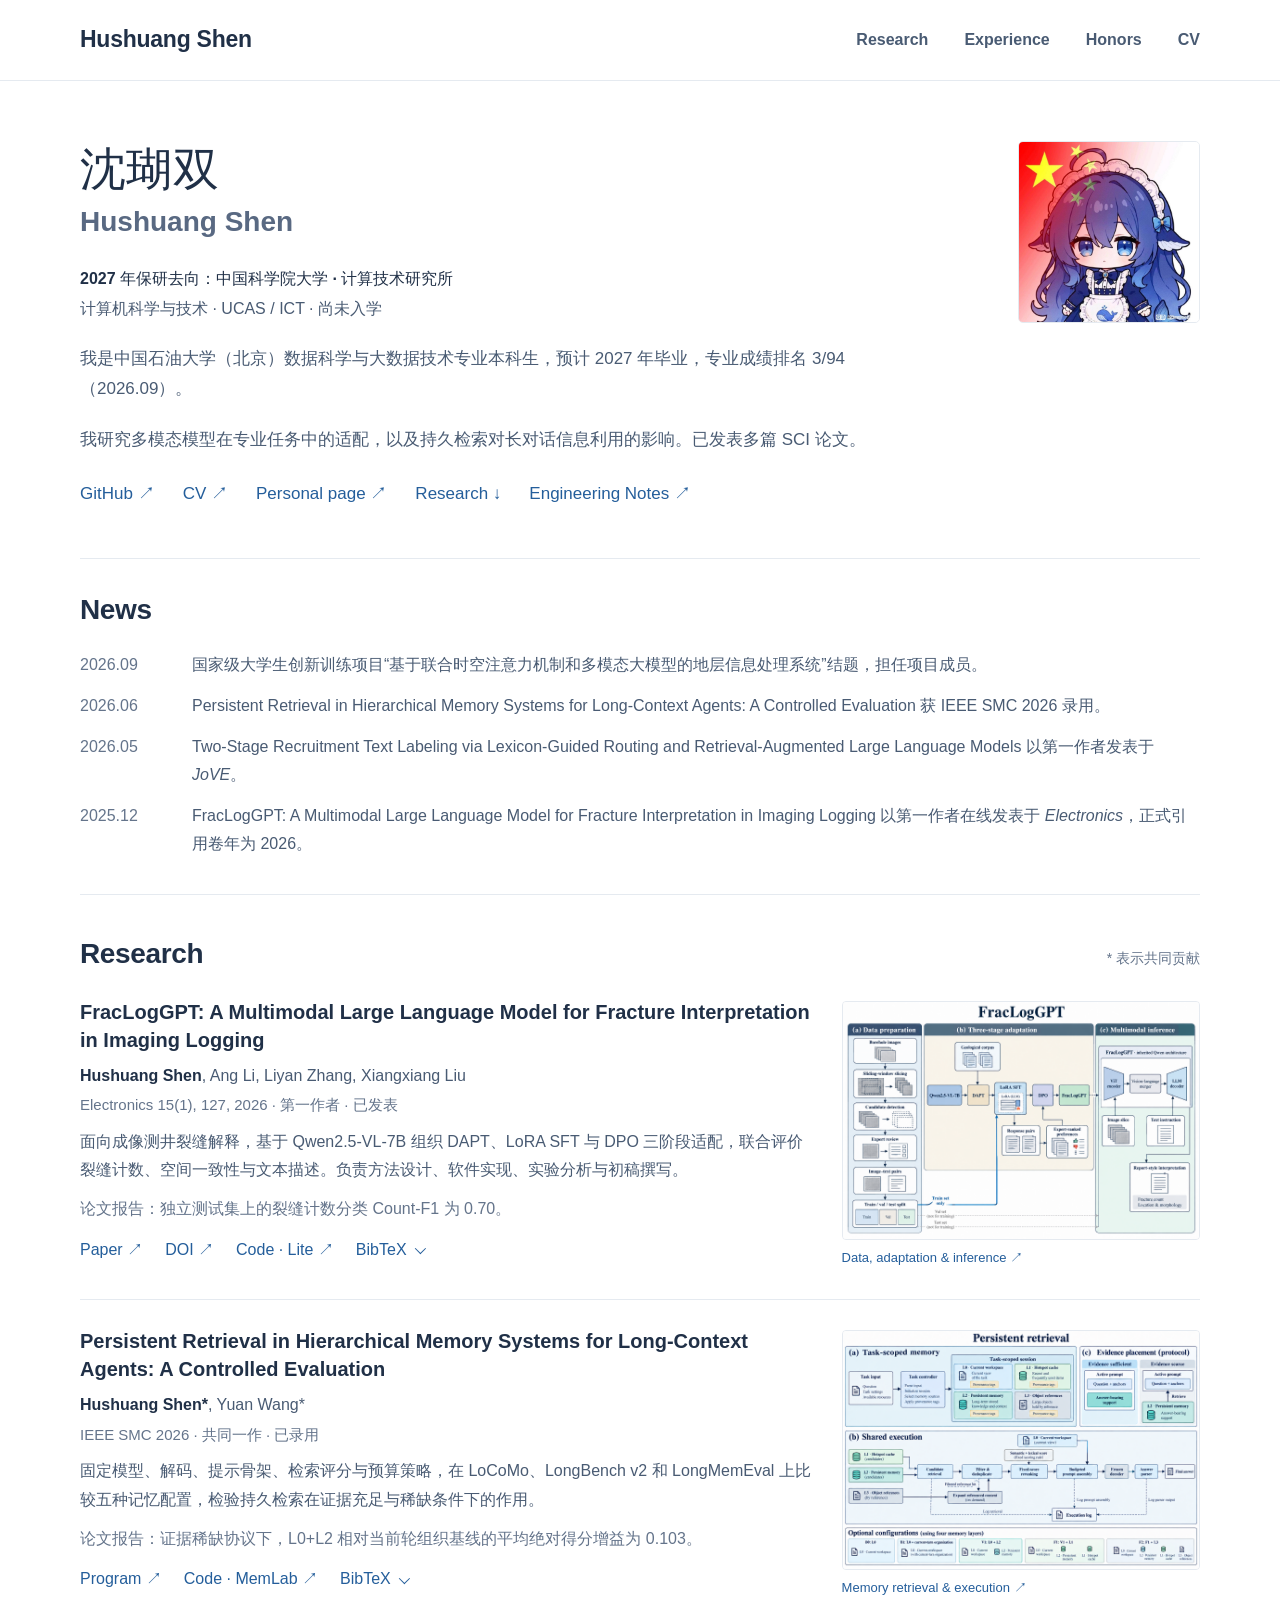
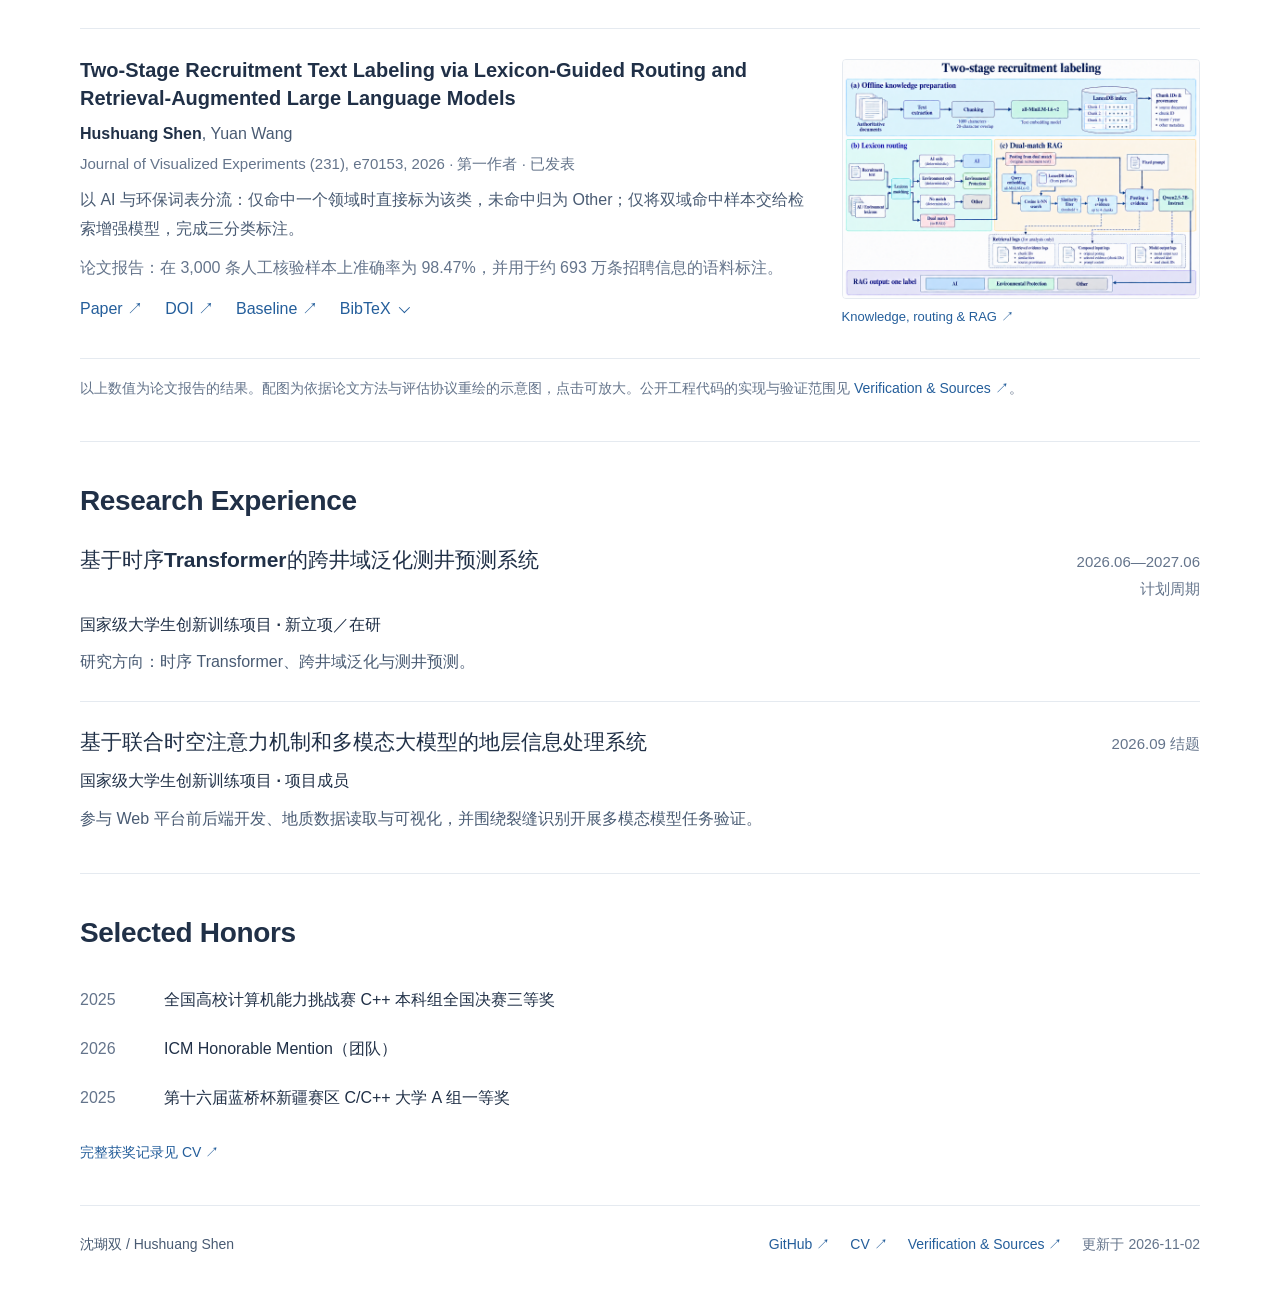
<file: site/index.html>
<!doctype html>
<html lang="zh-CN">
<head>
  <meta charset="utf-8">
  <meta name="viewport" content="width=device-width, initial-scale=1">
  <meta name="description" content="沈瑚双 Hushuang Shen 的个人学术主页：多模态大模型、Agent 记忆与检索增强研究。中国石油大学（北京）本科在读，2027 年保研去向为 UCAS / ICT（尚未入学）。">
  <meta name="theme-color" content="#203047">
  <meta property="og:type" content="website">
  <meta property="og:title" content="沈瑚双 · Hushuang Shen">
  <meta property="og:description" content="Multimodal LLMs · Agent Memory · Retrieval-Augmented Generation. Research and publications.">
  <meta property="og:url" content="https://darssal.github.io/">
  <meta property="og:locale" content="zh_CN">
  <link rel="canonical" href="https://darssal.github.io/">
  <link rel="icon" href="favicon.svg" type="image/svg+xml">
  <link rel="stylesheet" href="styles.css">
  <title>沈瑚双 · Hushuang Shen</title>
</head>
<body>
  <a class="skip-link" href="#main">跳转到主要内容</a>
  <header class="header">
    <nav class="shell nav" aria-label="主要导航">
      <a class="wordmark" href="./" lang="en">Hushuang Shen</a>
      <div class="nav-links" lang="en">
        <a href="#publications">Research</a>
        <a href="#experience">Experience</a>
        <a href="#honors">Honors</a>
        <a href="cv.html">CV</a>
      </div>
    </nav>
  </header>
  <main class="shell" id="main" tabindex="-1">
    <section class="intro" aria-labelledby="name">
      <div class="intro-copy">
        <h1 id="name">沈瑚双 <span lang="en">Hushuang Shen</span></h1>
        <p class="destination"><strong>2027 年保研去向：中国科学院大学 · 计算技术研究所</strong><br>计算机科学与技术 · UCAS / ICT · <span class="stage">尚未入学</span></p>
        <p>我是中国石油大学（北京）数据科学与大数据技术专业本科生，预计 2027 年毕业，专业成绩排名 3/94（2026.09）。</p>
        <p>我研究多模态模型在专业任务中的适配，以及持久检索对长对话信息利用的影响。已发表多篇 SCI 论文。</p>
        <div class="resources intro-resources">
          <a href="https://github.com/Darssal">GitHub <span aria-hidden="true">↗</span></a>
          <a href="cv.html">CV <span aria-hidden="true">↗</span></a>
          <a href="anime/">Personal page <span aria-hidden="true">↗</span></a>
          <a href="#publications">Research <span aria-hidden="true">↓</span></a>
          <a href="https://github.com/Darssal/Research-Code-Collection/blob/main/docs/ENGINEERING_NOTES.md">Engineering Notes <span aria-hidden="true">↗</span></a>
        </div>
      </div>
      <img class="portrait" src="anime/avatar.jpg" alt="Darssal的动漫头像" width="1080" height="1080" fetchpriority="high">
    </section>

    <section class="news section" id="news" aria-labelledby="news-title">
      <h2 id="news-title" lang="en">News</h2>
      <ol class="news-list">
        <li><time datetime="2026-09">2026.09</time><p>国家级大学生创新训练项目“基于联合时空注意力机制和多模态大模型的地层信息处理系统”结题，担任项目成员。</p></li>
        <li><time datetime="2026-06-21">2026.06</time><p><a href="#paper-memory" lang="en">Persistent Retrieval in Hierarchical Memory Systems for Long-Context Agents: A Controlled Evaluation</a> 获 IEEE SMC 2026 录用。</p></li>
        <li><time datetime="2026-05-08">2026.05</time><p><a href="#paper-recruitment" lang="en">Two-Stage Recruitment Text Labeling via Lexicon-Guided Routing and Retrieval-Augmented Large Language Models</a> 以第一作者发表于 <em lang="en">JoVE</em>。</p></li>
        <li><time datetime="2025-12-26">2025.12</time><p><a href="#paper-fraclog" lang="en">FracLogGPT: A Multimodal Large Language Model for Fracture Interpretation in Imaging Logging</a> 以第一作者在线发表于 <em lang="en">Electronics</em>，正式引用卷年为 2026。</p></li>
      </ol>
    </section>

    <section class="section research" id="publications" aria-labelledby="research-title">
      <div class="section-heading"><h2 id="research-title" lang="en">Research</h2><p>* 表示共同贡献</p></div>
      <article class="paper" id="paper-fraclog" aria-labelledby="fraclog-title">
        <div class="paper-copy">
          <h3 id="fraclog-title" lang="en">FracLogGPT: A Multimodal Large Language Model for Fracture Interpretation in Imaging Logging</h3>
          <p class="authors" lang="en"><strong>Hushuang Shen</strong>, Ang Li, Liyan Zhang, Xiangxiang Liu</p>
          <p class="citation"><em lang="en">Electronics</em> 15(1), 127, 2026 · 第一作者 · 已发表</p>
          <p>面向成像测井裂缝解释，基于 Qwen2.5-VL-7B 组织 DAPT、LoRA SFT 与 DPO 三阶段适配，联合评价裂缝计数、空间一致性与文本描述。负责方法设计、软件实现、实验分析与初稿撰写。</p>
          <p class="result">论文报告：独立测试集上的裂缝计数分类 Count-F1 为 0.70。</p>
          <div class="resources paper-resources">
            <a href="https://www.mdpi.com/2079-9292/15/1/127">Paper ↗</a>
            <a href="https://doi.org/10.3390/electronics15010127">DOI ↗</a>
            <a href="https://github.com/Darssal/FracLogGPT-Lite">Code · Lite ↗</a>
            <details class="bibtex"><summary>BibTeX</summary><pre><code>@article{shen2026fracloggpt,
  title = {FracLogGPT: A Multimodal Large Language Model for Fracture Interpretation in Imaging Logging},
  author = {Shen, Hushuang and Li, Ang and Zhang, Liyan and Liu, Xiangxiang},
  journal = {Electronics},
  year = {2026},
  volume = {15},
  number = {1},
  pages = {127},
  doi = {10.3390/electronics15010127}
}</code></pre></details>
          </div>
        </div>
        <figure class="paper-figure">
          <a href="anime/figures/fraclog-architecture.webp" target="_blank" rel="noopener" aria-label="Open the FracLogGPT architecture schematic"><img src="anime/figures/fraclog-architecture.webp" width="1536" height="1024" loading="lazy" alt="Architecture schematic: borehole-image preparation, training-only data split, DAPT, LoRA SFT and expert-ranked DPO preferences, followed by multimodal inference through the inherited Qwen ViT encoder, vision-language merger and LLM decoder."></a>
          <figcaption lang="en"><a href="anime/figures/fraclog-architecture.webp" target="_blank" rel="noopener">Data, adaptation &amp; inference ↗</a></figcaption>
        </figure>
      </article>
      <article class="paper" id="paper-memory" aria-labelledby="memory-title">
        <div class="paper-copy">
          <h3 id="memory-title" lang="en">Persistent Retrieval in Hierarchical Memory Systems for Long-Context Agents: A Controlled Evaluation</h3>
          <p class="authors" lang="en"><strong>Hushuang Shen*</strong>, Yuan Wang*</p>
          <p class="citation"><em lang="en">IEEE SMC 2026</em> · 共同一作 · 已录用</p>
          <p>固定模型、解码、提示骨架、检索评分与预算策略，在 LoCoMo、LongBench v2 和 LongMemEval 上比较五种记忆配置，检验持久检索在证据充足与稀缺条件下的作用。</p>
          <p class="result">论文报告：证据稀缺协议下，L0+L2 相对当前轮组织基线的平均绝对得分增益为 0.103。</p>
          <div class="resources paper-resources">
            <a href="https://conf.papercept.net/conferences/conferences/SMC26/program/SMC26_ContentListWeb_3.html#tua16_05">Program ↗</a>
            <a href="https://github.com/Darssal/MemLab">Code · MemLab ↗</a>
            <details class="bibtex"><summary>BibTeX</summary><pre><code>@unpublished{shen2026persistent,
  title = {Persistent Retrieval in Hierarchical Memory Systems for Long-Context Agents: A Controlled Evaluation},
  author = {Shen, Hushuang and Wang, Yuan},
  year = {2026},
  note = {Accepted for presentation at IEEE SMC 2026; equal contribution},
  url = {https://conf.papercept.net/conferences/conferences/SMC26/program/SMC26_ContentListWeb_3.html#tua16_05}
}</code></pre></details>
          </div>
        </div>
        <figure class="paper-figure">
          <a href="anime/figures/memory-architecture.webp" target="_blank" rel="noopener" aria-label="Open the hierarchical-memory architecture schematic"><img src="anime/figures/memory-architecture.webp" width="1536" height="1024" loading="lazy" alt="Architecture schematic: task-scoped L0-L3 memories, optional candidate retrieval, filtering and fixed-score reranking, budgeted prompt assembly and frozen decoding. L3 expansion requires a filtered reference hit; protocol insets compare evidence placement and a strip lists five configurations."></a>
          <figcaption lang="en"><a href="anime/figures/memory-architecture.webp" target="_blank" rel="noopener">Memory retrieval &amp; execution ↗</a></figcaption>
        </figure>
      </article>
      <article class="paper" id="paper-recruitment" aria-labelledby="recruitment-title">
        <div class="paper-copy">
          <h3 id="recruitment-title" lang="en">Two-Stage Recruitment Text Labeling via Lexicon-Guided Routing and Retrieval-Augmented Large Language Models</h3>
          <p class="authors" lang="en"><strong>Hushuang Shen</strong>, Yuan Wang</p>
          <p class="citation"><em lang="en">Journal of Visualized Experiments</em> (231), e70153, 2026 · 第一作者 · 已发表</p>
          <p>以 AI 与环保词表分流：仅命中一个领域时直接标为该类，未命中归为 Other；仅将双域命中样本交给检索增强模型，完成三分类标注。</p>
          <p class="result">论文报告：在 3,000 条人工核验样本上准确率为 98.47%，并用于约 693 万条招聘信息的语料标注。</p>
          <div class="resources paper-resources">
            <a href="https://www.jove.com/t/70153/two-stage-recruitment-text-labeling-via-lexicon-guided-routing">Paper ↗</a>
            <a href="https://doi.org/10.3791/70153">DOI ↗</a>
            <a href="https://github.com/Darssal/Recruitment-Text-Classification">Baseline ↗</a>
            <details class="bibtex"><summary>BibTeX</summary><pre><code>@article{shen2026recruitment,
  title = {Two-Stage Recruitment Text Labeling via Lexicon-Guided Routing and Retrieval-Augmented Large Language Models},
  author = {Shen, Hushuang and Wang, Yuan},
  journal = {Journal of Visualized Experiments},
  year = {2026},
  number = {231},
  pages = {e70153},
  doi = {10.3791/70153}
}</code></pre></details>
          </div>
        </div>
        <figure class="paper-figure">
          <a href="anime/figures/recruitment-architecture.webp" target="_blank" rel="noopener" aria-label="Open the recruitment-labeling architecture schematic"><img src="anime/figures/recruitment-architecture.webp" width="1536" height="1024" loading="lazy" alt="Architecture schematic: offline document chunking and MiniLM embeddings build a LanceDB index. Lexicons route single and no matches to direct labels; only dual matches use query embedding, cosine retrieval, filtered evidence and a fixed prompt with Qwen for classification, with separate retrieval logs."></a>
          <figcaption lang="en"><a href="anime/figures/recruitment-architecture.webp" target="_blank" rel="noopener">Knowledge, routing &amp; RAG ↗</a></figcaption>
        </figure>
      </article>
      <p class="section-note">以上数值为论文报告的结果。配图为依据论文方法与评估协议重绘的示意图，点击可放大。公开工程代码的实现与验证范围见 <a href="verification.html">Verification &amp; Sources ↗</a>。</p>
    </section>

    <section class="section experience" id="experience" aria-labelledby="experience-title">
      <h2 id="experience-title" lang="en">Research Experience</h2>
      <article class="experience-entry">
        <div class="entry-heading"><h3>基于时序Transformer的跨井域泛化测井预测系统</h3><p class="entry-date">2026.06—2027.06<span>计划周期</span></p></div>
        <p class="entry-status">国家级大学生创新训练项目 · 新立项／在研</p>
        <p>研究方向：时序 Transformer、跨井域泛化与测井预测。</p>
      </article>
      <article class="experience-entry">
        <div class="entry-heading"><h3>基于联合时空注意力机制和多模态大模型的地层信息处理系统</h3><p class="entry-date">2026.09 结题</p></div>
        <p class="entry-status">国家级大学生创新训练项目 · 项目成员</p>
        <p>参与 Web 平台前后端开发、地质数据读取与可视化，并围绕裂缝识别开展多模态模型任务验证。</p>
      </article>
    </section>

    <section class="section honors" id="honors" aria-labelledby="honors-title">
      <h2 id="honors-title" lang="en">Selected Honors</h2>
      <ul class="award-list">
        <li><time datetime="2025">2025</time><span>全国高校计算机能力挑战赛 C++ 本科组全国决赛三等奖</span></li>
        <li><time datetime="2026">2026</time><span><span lang="en">ICM Honorable Mention</span>（团队）</span></li>
        <li><time datetime="2025">2025</time><span>第十六届蓝桥杯新疆赛区 C/C++ 大学 A 组一等奖</span></li>
      </ul>
      <p class="section-note"><a href="cv.html">完整获奖记录见 CV ↗</a></p>
    </section>

  </main>
  <footer class="shell footer">
    <p>沈瑚双 <span lang="en">/ Hushuang Shen</span></p>
    <div class="resources"><a href="https://github.com/Darssal">GitHub ↗</a><a href="cv.html">CV ↗</a><a href="verification.html">Verification &amp; Sources ↗</a><span>更新于 <time datetime="2026-11-02">2026-11-02</time></span></div>
  </footer>
</body>
</html>
</file>
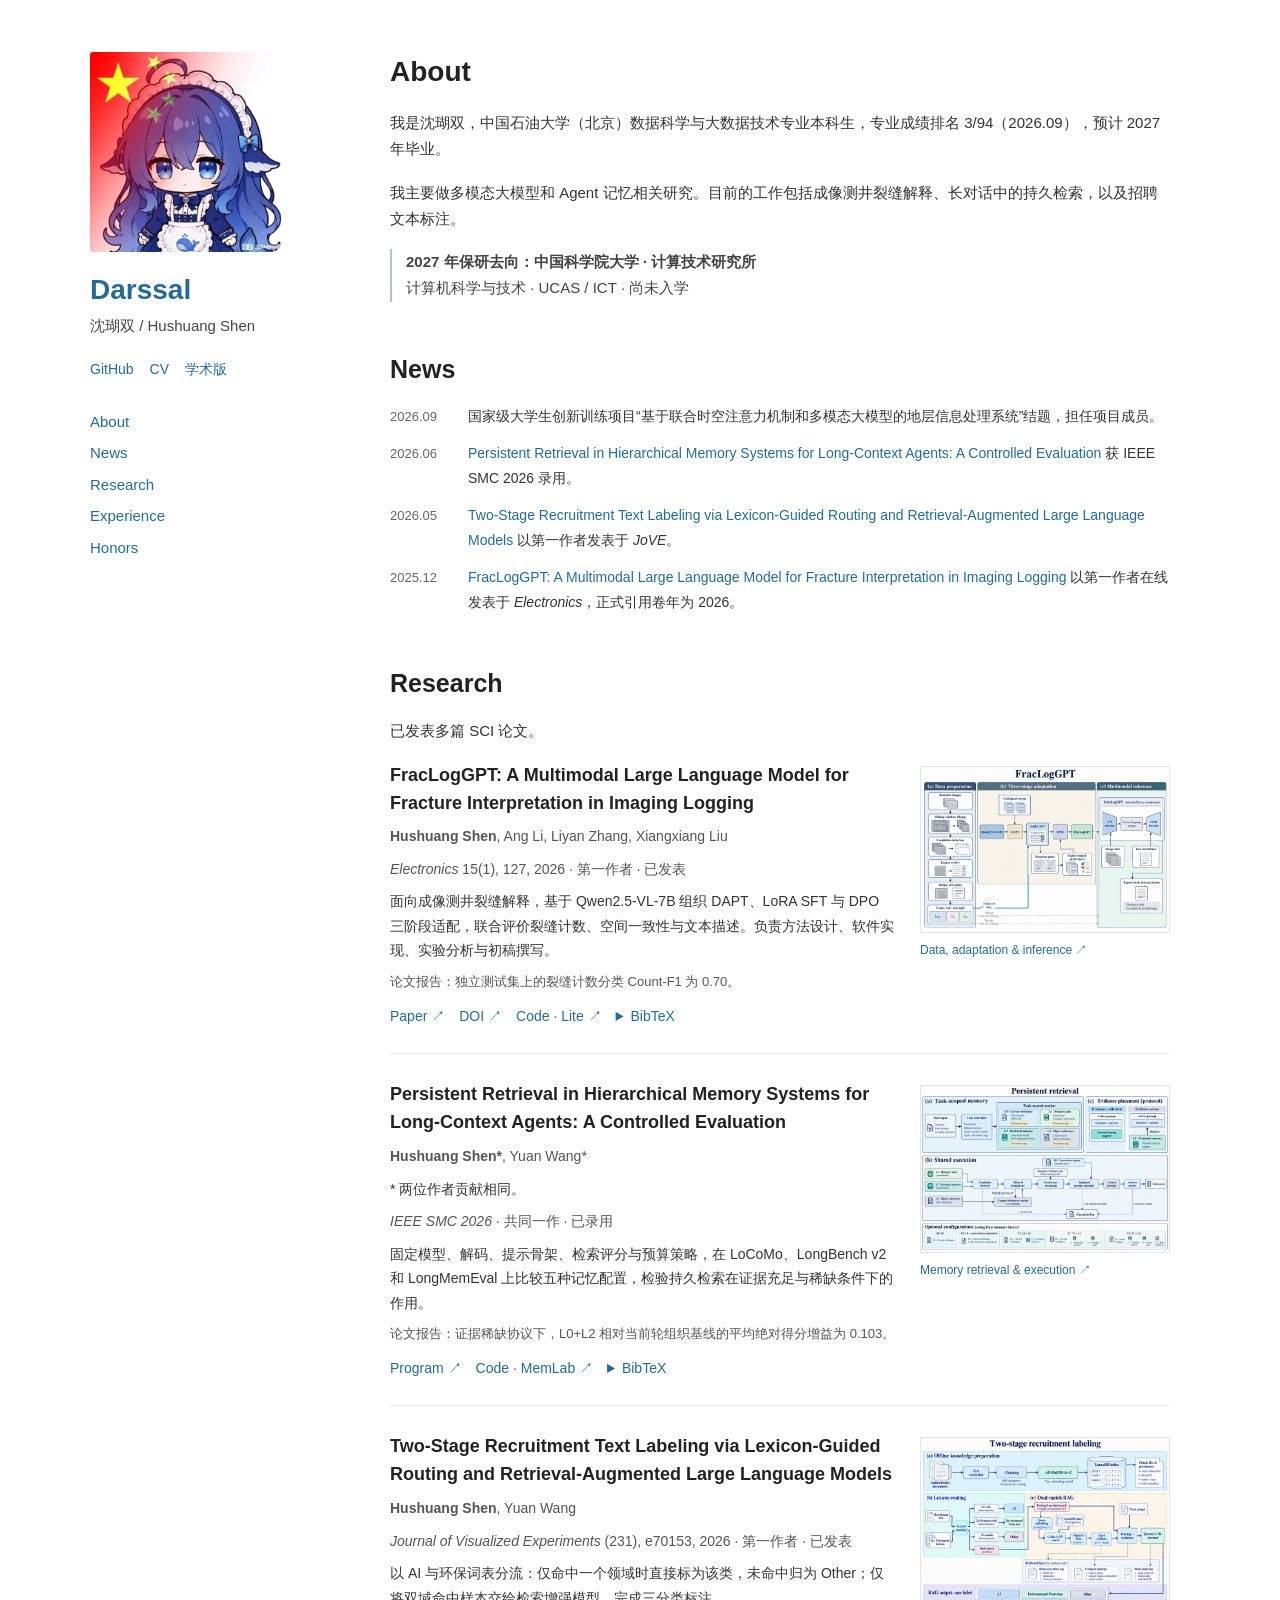
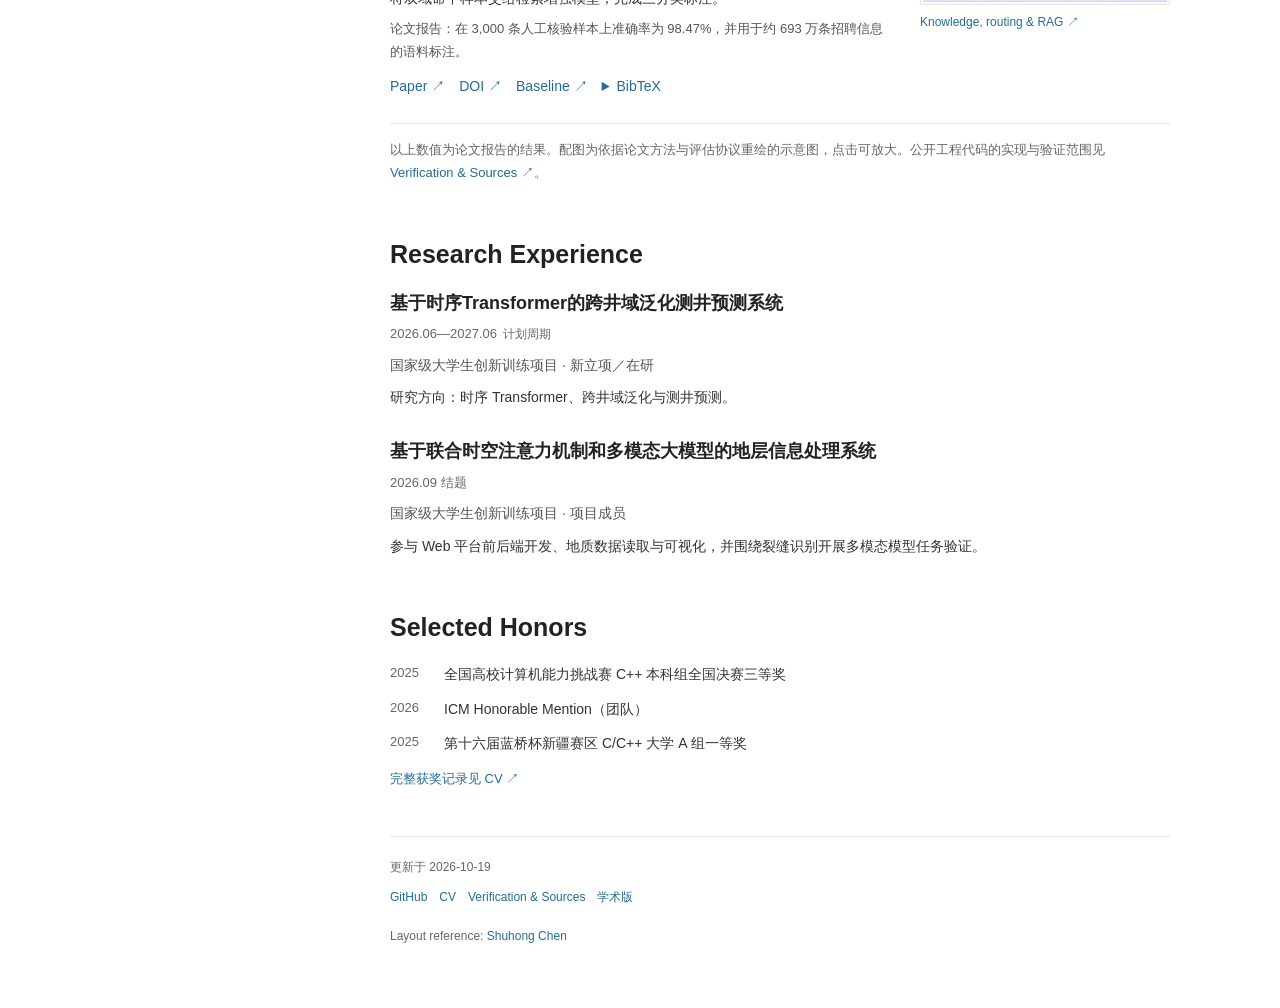
<file: site/anime/index.html>
<!doctype html>
<html lang="zh-CN" data-theme="light">
<head>
  <meta charset="utf-8">
  <meta name="viewport" content="width=device-width, initial-scale=1">
  <meta name="description" content="沈瑚双 Hushuang Shen 的个人主页：多模态大模型、Agent 记忆与检索研究及相关论文。中国石油大学（北京）本科在读，2027 年保研去向为 UCAS / ICT（尚未入学）。">
  <meta name="theme-color" content="#ffffff">
  <meta property="og:type" content="website">
  <meta property="og:title" content="Darssal · 沈瑚双 Hushuang Shen">
  <meta property="og:description" content="Multimodal LLMs · Agent Memory · Retrieval. Research and publications.">
  <meta property="og:url" content="https://darssal.github.io/anime/">
  <meta property="og:locale" content="zh_CN">
  <link rel="canonical" href="https://darssal.github.io/anime/">
  <link rel="icon" href="../favicon.svg" type="image/svg+xml">
  <link rel="stylesheet" href="styles.css">
  <title>Darssal · 沈瑚双 Hushuang Shen</title>
</head>
<body>
  <a class="skip-link" href="#main">跳转到主要内容</a>
  <aside class="sidebar" id="site-sidebar" aria-label="个人资料与导航">
    <a class="sidebar-avatar" href="#home"><img src="avatar.jpg" width="180" height="180" alt="Darssal的动漫头像" fetchpriority="high"></a>
    <h1 class="sidebar-name" lang="en">Darssal</h1>
    <p class="sidebar-caption">沈瑚双 / <span lang="en">Hushuang Shen</span></p>
    <div class="sidebar-social">
      <a href="https://github.com/Darssal" aria-label="Darssal 的 GitHub" lang="en">GitHub</a>
      <a href="../cv.html" lang="en">CV</a>
      <a href="../">学术版</a>
    </div>
    <nav class="sidebar-nav" aria-label="主要导航" lang="en">
      <a href="#home" data-section="home">About</a>
      <a href="#news" data-section="news">News</a>
      <a href="#publications" data-section="publications">Research</a>
      <a href="#experience" data-section="experience">Experience</a>
      <a href="#honors" data-section="honors">Honors</a>
    </nav>
  </aside>

  <main class="main" id="main" tabindex="-1">
    <section class="intro" id="home" aria-labelledby="home-title">
      <h2 id="home-title" lang="en">About</h2>
      <p>我是沈瑚双，中国石油大学（北京）数据科学与大数据技术专业本科生，专业成绩排名 3/94（2026.09），预计 2027 年毕业。</p>
      <p>我主要做多模态大模型和 Agent 记忆相关研究。目前的工作包括成像测井裂缝解释、长对话中的持久检索，以及招聘文本标注。</p>
      <p class="destination"><strong>2027 年保研去向：中国科学院大学 · 计算技术研究所</strong><br>计算机科学与技术 · <span lang="en">UCAS / ICT</span> · <span class="stage">尚未入学</span></p>
    </section>

    <div class="content">
      <section class="section news" id="news" aria-labelledby="news-title">
        <div class="section-heading"><h2 id="news-title" lang="en">News</h2></div>
        <ol class="news-list">
          <li><time datetime="2026-09">2026.09</time><p>国家级大学生创新训练项目“基于联合时空注意力机制和多模态大模型的地层信息处理系统”结题，担任项目成员。</p></li>
          <li><time datetime="2026-06-21">2026.06</time><p><a href="#paper-memory" lang="en">Persistent Retrieval in Hierarchical Memory Systems for Long-Context Agents: A Controlled Evaluation</a> 获 IEEE SMC 2026 录用。</p></li>
          <li><time datetime="2026-05-08">2026.05</time><p><a href="#paper-recruitment" lang="en">Two-Stage Recruitment Text Labeling via Lexicon-Guided Routing and Retrieval-Augmented Large Language Models</a> 以第一作者发表于 <em lang="en">JoVE</em>。</p></li>
          <li><time datetime="2025-12-26">2025.12</time><p><a href="#paper-fraclog" lang="en">FracLogGPT: A Multimodal Large Language Model for Fracture Interpretation in Imaging Logging</a> 以第一作者在线发表于 <em lang="en">Electronics</em>，正式引用卷年为 2026。</p></li>
        </ol>
      </section>

      <section class="section research" id="publications" aria-labelledby="research-title">
        <div class="section-heading"><h2 id="research-title" lang="en">Research</h2></div>
        <p class="section-intro">已发表多篇 SCI 论文。</p>
        <article class="paper" id="paper-fraclog" aria-labelledby="fraclog-title">
          <div class="paper-copy">
            <h3 id="fraclog-title" lang="en">FracLogGPT: A Multimodal Large Language Model for Fracture Interpretation in Imaging Logging</h3>
            <p class="authors" lang="en"><strong>Hushuang Shen</strong>, Ang Li, Liyan Zhang, Xiangxiang Liu</p>
            <p class="citation"><em lang="en">Electronics</em> 15(1), 127, 2026 · 第一作者 · 已发表</p>
            <p>面向成像测井裂缝解释，基于 Qwen2.5-VL-7B 组织 DAPT、LoRA SFT 与 DPO 三阶段适配，联合评价裂缝计数、空间一致性与文本描述。负责方法设计、软件实现、实验分析与初稿撰写。</p>
            <p class="result">论文报告：独立测试集上的裂缝计数分类 Count-F1 为 0.70。</p>
            <div class="resources paper-resources">
              <a href="https://www.mdpi.com/2079-9292/15/1/127">Paper ↗</a>
              <a href="https://doi.org/10.3390/electronics15010127">DOI ↗</a>
              <a href="https://github.com/Darssal/FracLogGPT-Lite">Code · Lite ↗</a>
              <details class="bibtex"><summary>BibTeX</summary><pre><code>@article{shen2026fracloggpt,
  title = {FracLogGPT: A Multimodal Large Language Model for Fracture Interpretation in Imaging Logging},
  author = {Shen, Hushuang and Li, Ang and Zhang, Liyan and Liu, Xiangxiang},
  journal = {Electronics},
  year = {2026},
  volume = {15},
  number = {1},
  pages = {127},
  doi = {10.3390/electronics15010127}
}</code></pre></details>
            </div>
          </div>
          <figure class="paper-figure">
            <a href="figures/fraclog-architecture.webp" target="_blank" rel="noopener" aria-label="Open the FracLogGPT architecture schematic"><img src="figures/fraclog-architecture.webp" width="1536" height="1024" loading="lazy" alt="Architecture schematic: borehole-image preparation, training-only data split, DAPT, LoRA SFT and expert-ranked DPO preferences, followed by multimodal inference through the inherited Qwen ViT encoder, vision-language merger and LLM decoder."></a>
            <figcaption lang="en"><a href="figures/fraclog-architecture.webp" target="_blank" rel="noopener">Data, adaptation &amp; inference ↗</a></figcaption>
          </figure>
        </article>
        <article class="paper" id="paper-memory" aria-labelledby="memory-title">
          <div class="paper-copy">
            <h3 id="memory-title" lang="en">Persistent Retrieval in Hierarchical Memory Systems for Long-Context Agents: A Controlled Evaluation</h3>
            <p class="authors" lang="en"><strong>Hushuang Shen*</strong>, Yuan Wang*</p>
            <p class="contribution">* 两位作者贡献相同。</p>
            <p class="citation"><em lang="en">IEEE SMC 2026</em> · 共同一作 · 已录用</p>
            <p>固定模型、解码、提示骨架、检索评分与预算策略，在 LoCoMo、LongBench v2 和 LongMemEval 上比较五种记忆配置，检验持久检索在证据充足与稀缺条件下的作用。</p>
            <p class="result">论文报告：证据稀缺协议下，L0+L2 相对当前轮组织基线的平均绝对得分增益为 0.103。</p>
            <div class="resources paper-resources">
              <a href="https://conf.papercept.net/conferences/conferences/SMC26/program/SMC26_ContentListWeb_3.html#tua16_05">Program ↗</a>
              <a href="https://github.com/Darssal/MemLab">Code · MemLab ↗</a>
              <details class="bibtex"><summary>BibTeX</summary><pre><code>@unpublished{shen2026persistent,
  title = {Persistent Retrieval in Hierarchical Memory Systems for Long-Context Agents: A Controlled Evaluation},
  author = {Shen, Hushuang and Wang, Yuan},
  year = {2026},
  note = {Accepted for presentation at IEEE SMC 2026; equal contribution},
  url = {https://conf.papercept.net/conferences/conferences/SMC26/program/SMC26_ContentListWeb_3.html#tua16_05}
}</code></pre></details>
            </div>
          </div>
          <figure class="paper-figure">
            <a href="figures/memory-architecture.webp" target="_blank" rel="noopener" aria-label="Open the hierarchical-memory architecture schematic"><img src="figures/memory-architecture.webp" width="1536" height="1024" loading="lazy" alt="Architecture schematic: task-scoped L0-L3 memories, optional candidate retrieval, filtering and fixed-score reranking, budgeted prompt assembly and frozen decoding. L3 expansion requires a filtered reference hit; protocol insets compare evidence placement and a strip lists five configurations."></a>
            <figcaption lang="en"><a href="figures/memory-architecture.webp" target="_blank" rel="noopener">Memory retrieval &amp; execution ↗</a></figcaption>
          </figure>
        </article>
        <article class="paper" id="paper-recruitment" aria-labelledby="recruitment-title">
          <div class="paper-copy">
            <h3 id="recruitment-title" lang="en">Two-Stage Recruitment Text Labeling via Lexicon-Guided Routing and Retrieval-Augmented Large Language Models</h3>
            <p class="authors" lang="en"><strong>Hushuang Shen</strong>, Yuan Wang</p>
            <p class="citation"><em lang="en">Journal of Visualized Experiments</em> (231), e70153, 2026 · 第一作者 · 已发表</p>
            <p>以 AI 与环保词表分流：仅命中一个领域时直接标为该类，未命中归为 Other；仅将双域命中样本交给检索增强模型，完成三分类标注。</p>
            <p class="result">论文报告：在 3,000 条人工核验样本上准确率为 98.47%，并用于约 693 万条招聘信息的语料标注。</p>
            <div class="resources paper-resources">
              <a href="https://www.jove.com/t/70153/two-stage-recruitment-text-labeling-via-lexicon-guided-routing">Paper ↗</a>
              <a href="https://doi.org/10.3791/70153">DOI ↗</a>
              <a href="https://github.com/Darssal/Recruitment-Text-Classification">Baseline ↗</a>
              <details class="bibtex"><summary>BibTeX</summary><pre><code>@article{shen2026recruitment,
  title = {Two-Stage Recruitment Text Labeling via Lexicon-Guided Routing and Retrieval-Augmented Large Language Models},
  author = {Shen, Hushuang and Wang, Yuan},
  journal = {Journal of Visualized Experiments},
  year = {2026},
  number = {231},
  pages = {e70153},
  doi = {10.3791/70153}
}</code></pre></details>
            </div>
          </div>
          <figure class="paper-figure">
            <a href="figures/recruitment-architecture.webp" target="_blank" rel="noopener" aria-label="Open the recruitment-labeling architecture schematic"><img src="figures/recruitment-architecture.webp" width="1536" height="1024" loading="lazy" alt="Architecture schematic: offline document chunking and MiniLM embeddings build a LanceDB index. Lexicons route single and no matches to direct labels; only dual matches use query embedding, cosine retrieval, filtered evidence and a fixed prompt with Qwen for classification, with separate retrieval logs."></a>
            <figcaption lang="en"><a href="figures/recruitment-architecture.webp" target="_blank" rel="noopener">Knowledge, routing &amp; RAG ↗</a></figcaption>
          </figure>
        </article>
        <p class="section-note">以上数值为论文报告的结果。配图为依据论文方法与评估协议重绘的示意图，点击可放大。公开工程代码的实现与验证范围见 <a href="../verification.html">Verification &amp; Sources ↗</a>。</p>
      </section>

      <section class="section experience" id="experience" aria-labelledby="experience-title">
        <div class="section-heading"><h2 id="experience-title" lang="en">Research Experience</h2></div>
        <article class="experience-entry">
          <div class="entry-heading"><h3>基于时序Transformer的跨井域泛化测井预测系统</h3><p class="entry-date">2026.06—2027.06<span>计划周期</span></p></div>
          <p class="entry-status">国家级大学生创新训练项目 · 新立项／在研</p>
          <p>研究方向：时序 Transformer、跨井域泛化与测井预测。</p>
        </article>
        <article class="experience-entry">
          <div class="entry-heading"><h3>基于联合时空注意力机制和多模态大模型的地层信息处理系统</h3><p class="entry-date">2026.09 结题</p></div>
          <p class="entry-status">国家级大学生创新训练项目 · 项目成员</p>
          <p>参与 Web 平台前后端开发、地质数据读取与可视化，并围绕裂缝识别开展多模态模型任务验证。</p>
        </article>
      </section>

      <section class="section honors" id="honors" aria-labelledby="honors-title">
        <div class="section-heading"><h2 id="honors-title" lang="en">Selected Honors</h2></div>
        <ul class="award-list">
          <li><time datetime="2025">2025</time><span>全国高校计算机能力挑战赛 C++ 本科组全国决赛三等奖</span></li>
          <li><time datetime="2026">2026</time><span><span lang="en">ICM Honorable Mention</span>（团队）</span></li>
          <li><time datetime="2025">2025</time><span>第十六届蓝桥杯新疆赛区 C/C++ 大学 A 组一等奖</span></li>
        </ul>
        <p class="section-note"><a href="../cv.html">完整获奖记录见 CV ↗</a></p>
      </section>
    </div>

    <footer class="footer">
      <p class="updated">更新于 <time datetime="2026-10-19">2026-10-19</time></p>
      <div class="resources"><a href="https://github.com/Darssal">GitHub</a><a href="../cv.html">CV</a><a href="../verification.html">Verification &amp; Sources</a><a href="../">学术版</a></div>
      <p class="design-credit" lang="en">Layout reference: <a href="https://shuhongchen.github.io/">Shuhong Chen</a></p>
    </footer>
  </main>
</body>
</html>
</file>
<file: site/styles.css>
:root {
  color-scheme: light;
  --paper: #fff;
  --ink: #203047;
  --body: #495b73;
  --muted: #64748b;
  --link: #245e9b;
  --line: #e5eaf0;
  --surface: #f5f8fc;
  font-family: "Segoe UI", "Noto Sans SC", "PingFang SC", "Microsoft YaHei", sans-serif;
  color: var(--ink);
  background: var(--paper);
  font-synthesis: none;
  text-rendering: optimizeLegibility;
}
* { box-sizing: border-box; }
html { scroll-padding-top: 24px; }
body { margin: 0; font-size: 17px; line-height: 1.8; }
a { color: var(--link); text-decoration: none; text-underline-offset: .23em; }
a:hover { text-decoration: underline; }
a:focus-visible, summary:focus-visible, [tabindex="0"]:focus-visible { outline: 2px solid var(--link); outline-offset: 5px; border-radius: 2px; }
main:focus { outline: none; }
img { display: block; max-width: 100%; height: auto; }
p, h1, h2, h3, ol, ul { margin: 0; }
p { color: var(--body); }
strong { font-weight: 600; }
.shell { width: min(1120px, calc(100% - 64px)); margin-inline: auto; }
.skip-link { position: absolute; left: 24px; top: -90px; z-index: 10; padding: 10px 20px; background: var(--paper); border: 2px solid var(--link); }
.skip-link:focus { top: 12px; }
.header { border-bottom: 1px solid var(--line); }
.nav { min-height: 80px; display: flex; justify-content: space-between; align-items: center; gap: 32px; }
.wordmark { color: var(--ink); font-size: 23px; font-weight: 650; line-height: 1.3; letter-spacing: -.25px; }
.nav-links { display: flex; align-items: center; gap: 36px; }
.nav-links a { padding-block: 8px; color: var(--body); font-size: 16px; font-weight: 600; }
.nav-links a:hover, .nav-links a[aria-current] { color: var(--link); }
.intro { padding: 60px 0 48px; display: grid; grid-template-columns: minmax(0, 1fr) 182px; gap: 72px; align-items: start; }
h1 { font-size: 46px; line-height: 1.23; letter-spacing: .01em; }
h1 span { display: block; margin-top: 5px; font-size: 28px; line-height: 1.35; color: #596982; letter-spacing: 0; font-weight: 600; }
.intro-copy > p { margin-top: 20px; }
.intro-copy .destination { margin-top: 24px; font-size: 16px; line-height: 1.85; }
.destination strong { color: var(--ink); }
.destination .stage { display: inline-block; }
.portrait { width: 182px; border: 1px solid var(--line); border-radius: 5px; }
.resources { display: flex; flex-wrap: wrap; align-items: baseline; column-gap: 24px; row-gap: 8px; }
.resources a, .resources summary { font-size: 16px; }
.intro-resources { margin-top: 24px; gap: 12px 28px; }
.intro-resources a { font-size: 17px; font-weight: 500; }
.section { padding-block: 40px; border-top: 1px solid var(--line); }
h2 { font-size: 28px; line-height: 1.35; letter-spacing: -.35px; font-weight: 650; }
h3 { font-size: 21px; line-height: 1.5; font-weight: 650; }
.section-heading { display: flex; justify-content: space-between; align-items: baseline; gap: 16px; }
.section-heading > p { color: var(--muted); font-size: 14px; }
.news { padding-block: 32px 36px; }
.news-list { list-style: none; padding: 0; margin-top: 22px; display: grid; gap: 13px; }
.news-list li { display: grid; grid-template-columns: 90px minmax(0, 1fr); gap: 22px; font-size: 16px; line-height: 1.75; }
.news-list time { color: var(--muted); font-variant-numeric: tabular-nums; }
.news-list a { color: var(--body); }
.news-list a:hover { color: var(--link); }
.paper { display: grid; grid-template-columns: minmax(0, 1fr) 32%; gap: 28px; padding: 30px 0; border-bottom: 1px solid var(--line); align-items: start; scroll-margin-top: 24px; }
.paper:first-of-type { padding-top: 28px; }
.paper-copy { min-width: 0; }
.paper-figure { margin: 0; min-width: 0; }
.paper-figure img { width: 100%; height: auto; border: 1px solid var(--line); border-radius: 4px; }
.paper-figure figcaption { margin-top: 8px; font-size: 13px; line-height: 1.6; }
.paper h3 { line-height: 1.4; font-size: 20px; margin-top: -3px; }
.authors { margin-top: 9px; line-height: 1.6; font-size: 16px; }
.authors strong { color: var(--ink); }
.citation { margin-top: 4px; color: var(--muted); font-size: 15px; line-height: 1.7; }
.citation em { font-style: normal; }
.paper-copy > p:not(.authors):not(.citation) { font-size: 16px; line-height: 1.8; margin-top: 10px; }
.paper-copy > p.result { color: var(--muted); margin-top: 5px; }
.paper-resources { margin-top: 12px; gap: 7px 22px; }
summary { cursor: pointer; color: var(--link); width: fit-content; }
summary:hover { text-decoration: underline; text-underline-offset: .23em; }
.bibtex { display: contents; }
.bibtex summary { display: inline-flex; align-items: center; gap: 8px; list-style: none; }
.bibtex summary::-webkit-details-marker { display: none; }
.bibtex summary::after { content: ""; width: 7px; height: 7px; border: solid currentColor; border-width: 0 1.7px 1.7px 0; transform: rotate(45deg) translateY(-2px); margin-right: 4px; }
.bibtex[open] summary::after { transform: rotate(225deg) translate(-2px, -1px); }
.bibtex pre { flex-basis: 100%; max-width: 100%; padding: 16px; margin: 8px 0 0; background: var(--surface); color: var(--body); border: 1px solid var(--line); border-radius: 4px; font: 13px/1.7 Consolas, "Cascadia Code", monospace; white-space: pre-wrap; overflow-wrap: anywhere; }
.section-note { margin-top: 17px; font-size: 14px; color: var(--muted); }
.projects > h2, .experience > h2, .honors > h2, .education > h2 { margin-bottom: 24px; }
.project { padding: 24px 0; border-bottom: 1px solid var(--line); }
.project:first-of-type { padding-top: 0; }
.project:last-of-type { padding-bottom: 0; border-bottom: 0; }
.entry-heading { display: flex; justify-content: space-between; align-items: baseline; gap: 24px; }
.entry-heading h3 { min-width: 0; }
.project h3 { font-size: 23px; overflow-wrap: anywhere; }
.entry-heading .resources { flex-shrink: 0; }
.project > p { margin-top: 10px; font-size: 16px; }
.project .stack { margin-top: 8px; color: var(--muted); }
.project .scope { font-size: 14px; margin-top: 4px; }
.experience-entry, .education-entry { padding: 24px 0; border-bottom: 1px solid var(--line); }
.experience-entry:first-of-type, .education-entry:first-of-type { padding-top: 0; }
.experience-entry:last-of-type, .education-entry:last-of-type { padding-bottom: 0; border-bottom: 0; }
.entry-date { flex-shrink: 0; font-size: 15px; color: var(--muted); text-align: right; }
.entry-date span { display: block; }
.entry-status { color: var(--ink); font-weight: 600; }
.experience-entry > p, .education-entry > p { margin-top: 9px; font-size: 16px; }
.award-list { list-style: none; padding: 0; }
.award-list li { display: grid; grid-template-columns: 64px minmax(0, 1fr); gap: 20px; padding: 10px 0; align-items: start; font-size: 16px; }
.award-list time { color: var(--muted); font-variant-numeric: tabular-nums; }
.award-list strong { color: var(--link); font-weight: 600; }
.award-context { display: block; color: var(--muted); font-size: 14px; }
.more-honors { margin-top: 18px; }
.more-honors > summary { font-size: 17px; }
.more-honors > summary span { font-size: 15px; }
.more-honors .award-list { margin-top: 12px; }
.pat { margin-top: 25px; font-size: 16px; }
.scope { color: var(--muted); }
.footer { border-top: 1px solid var(--line); padding-block: 26px 32px; display: flex; justify-content: space-between; align-items: baseline; gap: 20px; }
.footer > p, .footer .resources a, .footer .resources > span { font-size: 14px; }
.footer .resources { column-gap: 20px; }
.footer .resources > span { color: var(--muted); }
.footer .wordmark { font-size: 19px; }
.footer p { font-size: 14px; }
.document { padding-block: 52px 64px; max-width: 960px; }
.document h1 { font-size: 36px; line-height: 1.4; margin-bottom: 20px; }
.document h1 span { font-size: 24px; }
.document .lead { font-size: 18px; line-height: 1.85; }
.document > p { margin-top: 14px; }
.document section { margin-top: 36px; padding-top: 28px; border-top: 1px solid var(--line); }
.document h2 { margin-bottom: 20px; }
.document h3 { margin-top: 26px; }
.document p { margin-top: 12px; }
.document article + article { margin-top: 26px; }
.document article h3 { margin-top: 0; }
.document li { color: var(--body); margin-bottom: 10px; }
.document ul { padding-left: 23px; }
.table-scroll { overflow-x: auto; margin-block: 22px; }
table { width: 100%; border-collapse: collapse; text-align: left; font-size: 15px; }
th, td { padding: 12px; border-bottom: 1px solid var(--line); vertical-align: top; }
th { color: var(--ink); font-weight: 600; }
td { color: var(--body); }
.recovery { min-height: 60vh; }
.icon { width: 17px; height: 17px; display: inline-block; vertical-align: middle; fill: none; stroke: currentColor; stroke-width: 1.8; stroke-linecap: round; stroke-linejoin: round; }
@media (max-width: 1000px) {
  .intro { gap: 40px; }
  .entry-heading { flex-wrap: wrap; gap: 8px 20px; }
  .entry-date { text-align: left; }
  .entry-date span { display: inline; margin-left: 8px; }
  .award-list li { grid-template-columns: 60px minmax(0, 1fr); gap: 16px; }
  .footer { flex-wrap: wrap; gap: 10px; }
}
@media (max-width: 760px) {
  .shell { width: calc(100% - 48px); }
  .nav { min-height: 102px; padding-block: 18px; gap: 12px; flex-wrap: wrap; }
  .wordmark { font-size: 21px; }
  .nav-links { width: 100%; justify-content: space-between; gap: 14px; }
  .nav-links a { font-size: 15px; padding-block: 3px; }
  .intro { grid-template-columns: minmax(0, 1fr) 120px; gap: 0 24px; padding-block: 36px; }
  .portrait { width: 120px; }
  h1 { font-size: 36px; }
  h1 span { font-size: 24px; }
  .intro-copy > p, .intro-resources { grid-column: 1 / -1; }
  .intro-copy { display: contents; }
  .intro h1 { grid-column: 1; grid-row: 1; align-self: start; padding-top: 8px; }
  .intro .portrait { grid-column: 2; grid-row: 1; }
  .intro-copy .destination { margin-top: 24px; }
  .intro-copy > p { margin-top: 16px; font-size: 16px; }
  .intro-resources { margin-top: 20px; gap: 10px 24px; }
  .intro-resources a { font-size: 16px; }
  .section { padding-block: 32px; }
  h2 { font-size: 26px; }
  .news-list li { grid-template-columns: 72px minmax(0, 1fr); gap: 14px; font-size: 15px; }
  .news-list { gap: 16px; margin-top: 24px; }
  .paper { grid-template-columns: 1fr; gap: 22px; padding-block: 26px; }
  .paper-figure { width: min(100%, 440px); }
  .paper h3 { font-size: 20px; }
  .paper-copy > p:not(.authors):not(.citation) { font-size: 15px; }
  .entry-heading { display: block; }
  .entry-heading .resources { margin-top: 8px; gap: 20px; }
  .project h3 { font-size: 22px; line-height: 1.4; }
  .project > p, .experience-entry > p, .education-entry > p { font-size: 15px; }
  .entry-date { margin-top: 7px; font-size: 14px; }
  .experience-entry h3, .education-entry h3 { font-size: 19px; }
  .award-list li { grid-template-columns: 48px minmax(0, 1fr); gap: 4px 16px; font-size: 15px; padding-block: 9px; }
  .award-list strong { grid-column: 2; }
  .award-context { font-size: 13px; margin-top: 2px; }
  .footer { display: block; padding-block: 24px 32px; }
  .footer .resources { margin-top: 10px; gap: 8px 18px; }
  .document { padding-block: 36px 48px; }
  .document h1 { font-size: 28px; }
  .document h1 span { font-size: 22px; }
  .document .lead { font-size: 16px; }
  .document p, .document li { font-size: 15px; }
  .document h3 { font-size: 19px; }
  table { min-width: 580px; }
}
@media (max-width: 360px) {
  .shell { width: calc(100% - 40px); }
  .intro { grid-template-columns: minmax(0, 1fr) 94px; column-gap: 16px; }
  .portrait { width: 94px; }
  h1 { font-size: 32px; }
  h1 span { font-size: 20px; }
  .intro h1 { padding-top: 5px; }
  .intro-copy .destination { font-size: 15px; }
  .section-heading { display: block; }
  .section-heading > p { margin-top: 8px; }
  .news-list li { grid-template-columns: 1fr; gap: 3px; }
  .news-list time { font-size: 14px; }
  .paper h3 { font-size: 19px; }
  .project h3 { font-size: 21px; }
  .award-list li { column-gap: 10px; }
}
@media (prefers-reduced-motion: reduce) { html { scroll-behavior: auto; } }
@media print {
  @page { size: A4; margin: 15mm; }
  html { scroll-behavior: auto; }
  body { font-size: 10pt; line-height: 1.55; }
  .shell { width: 100%; max-width: none; }
  .header, .skip-link, .footer { display: none; }
  .document { padding: 0; }
  .document h1 { font-size: 23pt; margin-bottom: 10pt; }
  .document h1 span { display: inline; margin-left: 8pt; font-size: 17pt; }
  .document h2 { font-size: 15pt; margin-bottom: 8pt; break-after: avoid; }
  .document h3 { font-size: 11pt; margin-top: 12pt; break-after: avoid; }
  .document p, .document li { font-size: 9.5pt; line-height: 1.55; margin-top: 5pt; }
  .document section { margin-top: 16pt; padding-top: 12pt; }
  .document article { break-inside: avoid; }
  a { color: var(--ink); }
  h1, h2, h3 { break-after: avoid; }
}
</file>
<file: site/anime/styles.css>
:root {
  color-scheme: light;
  --ink: #333333;
  --muted: #666666;
  --link: #246b98;
  --line: #e5e5e5;
}
* { box-sizing: border-box; }
html { scroll-padding-top: 28px; }
body {
  margin: 0;
  padding: 52px 32px;
  background: #ffffff;
  color: var(--ink);
  font: 15px/1.75 -apple-system, BlinkMacSystemFont, "Segoe UI", "Noto Sans", "Microsoft YaHei", sans-serif;
  -webkit-font-smoothing: antialiased;
  overflow-wrap: break-word;
}
a { color: var(--link); text-decoration: none; text-underline-offset: 3px; }
a:hover { text-decoration: underline; }
a:focus-visible, summary:focus-visible { outline: 2px solid var(--link); outline-offset: 5px; }
h1, h2, h3 { color: #222222; line-height: 1.4; margin: 0 0 18px; }
h1 { font-size: 28px; }
h2 { font-size: 25px; font-weight: 650; }
h3 { font-size: 18px; font-weight: 600; }
p { margin: 0 0 17px; }
strong { font-weight: 600; }
.skip-link { position: absolute; left: 16px; top: -60px; background: #fff; padding: 9px 14px; z-index: 3; }
.skip-link:focus { top: 8px; }
.sidebar {
  position: fixed;
  top: 52px;
  left: max(32px, calc((100vw - 1100px) / 2));
  width: 240px;
  max-height: calc(100vh - 80px);
  overflow-y: auto;
  scrollbar-width: thin;
  padding-right: 12px;
}
.sidebar-name { margin: 18px 0 4px; color: var(--link); font-size: 28px; font-weight: 650; }
.sidebar-avatar { display: block; width: 200px; }
.sidebar-avatar img { display: block; width: 200px; height: 200px; object-fit: cover; border-radius: 3px; }
.sidebar-caption { color: #444; margin-bottom: 18px; font-size: 15px; }
.sidebar-social { display: flex; flex-wrap: wrap; gap: 6px 16px; font-size: 14px; margin-bottom: 27px; }
.sidebar-nav { display: flex; flex-direction: column; align-items: flex-start; gap: 6px; }
.sidebar-nav a { line-height: 1.7; }
.sidebar-nav a::before { content: none; }
.sidebar-nav [aria-hidden] { display: none; }
.main { width: min(780px, calc(100% - 268px)); margin-left: calc(max(0px, (100vw - 1100px) / 2) + 268px); }
.intro { margin-bottom: 38px; }
.intro h2 { font-size: 28px; margin-bottom: 19px; }
.destination { padding-left: 14px; border-left: 2px solid #abc4d6; color: #444; }
.destination strong { font-weight: 600; }
.section { padding-top: 12px; margin-bottom: 40px; scroll-margin-top: 26px; }
.section-heading { margin-bottom: 17px; }
.section-heading h2 { margin-bottom: 0; }
.section-heading > p { color: var(--muted); margin: 5px 0 0; font-size: 13px; }
.news-list { padding: 0; list-style: none; margin: 0; }
.news-list li { display: grid; grid-template-columns: 66px minmax(0, 1fr); gap: 12px; margin: 0 0 13px; }
.news-list time { color: var(--muted); font-size: 13px; padding-top: 2px; white-space: nowrap; }
.news-list p { margin: 0; font-size: 14px; }
.paper { display: grid; grid-template-columns: minmax(0, 1fr) 250px; gap: 24px; align-items: start; padding: 0 0 25px; margin-bottom: 27px; border-bottom: 1px solid var(--line); }
.paper-copy { min-width: 0; }
.paper-figure { margin: 4px 0 0; min-width: 0; }
.paper-figure a { display: block; }
.paper-figure img { display: block; width: 100%; height: auto; border: 1px solid var(--line); }
.paper-figure figcaption { margin-top: 8px; font-size: 12px; line-height: 1.55; color: var(--muted); }
.paper-figure figcaption a { display: inline; }
.paper:last-of-type { margin-bottom: 15px; }
.paper h3 { margin-bottom: 7px; font-size: 18px; }
.paper h3[lang="en"] { line-height: 1.55; }
.paper-copy > p { font-size: 14px; margin-bottom: 8px; line-height: 1.75; }
.paper .authors { color: #555; }
.paper .citation { color: #555; }
.paper .result { color: #555; font-size: 13px; }
.resources { display: flex; flex-wrap: wrap; align-items: baseline; gap: 6px 14px; font-size: 14px; }
.paper-resources { margin-top: 10px; }
.bibtex { display: inline-block; vertical-align: top; max-width: 100%; }
summary { color: var(--link); cursor: pointer; width: fit-content; font-size: 14px; }
pre {
  white-space: pre-wrap;
  overflow-wrap: anywhere;
  background: #f6f7f8;
  color: #444;
  border-left: 2px solid #b9cedd;
  padding: 12px 14px;
  max-width: 100%;
  font-size: 12px;
  line-height: 1.6;
  margin: 12px 0 4px;
}
.bibtex[open] { flex-basis: 100%; }
.section-note, .scope, .stack { color: var(--muted); font-size: 13px; }
.section-note { margin-top: 12px; }
.entry-heading { display: flex; gap: 9px 20px; justify-content: space-between; align-items: baseline; flex-wrap: wrap; margin-bottom: 7px; }
.entry-heading h3 { margin: 0; min-width: 0; overflow-wrap: anywhere; }
.experience-entry { margin-bottom: 27px; }
.experience-entry .entry-heading { display: block; }
.experience-entry .entry-heading h3 { line-height: 1.65; }
.experience-entry .entry-date { margin-top: 5px; }
.entry-date { font-size: 13px; color: var(--muted); margin: 0; flex-shrink: 0; }
.entry-date span { display: inline; font-size: 12px; margin-left: 6px; }
.entry-status { color: #555; font-size: 13px; margin-bottom: 8px; }
.experience-entry > p { font-size: 14px; margin-bottom: 8px; }
.award-list { list-style: none; margin: 0; padding: 0; }
.award-list li { display: grid; grid-template-columns: 42px minmax(0, 1fr); gap: 3px 12px; margin-bottom: 10px; font-size: 14px; }
.award-list time { color: var(--muted); font-size: 13px; }
.award-context { display: block; color: var(--muted); font-size: 12px; }
.award-list strong { grid-column: 2; font-size: 13px; font-weight: 500; color: #444; }
.footer { border-top: 1px solid var(--line); margin-top: 45px; padding-top: 20px; color: var(--muted); font-size: 12px; }
.footer > p { margin-bottom: 9px; }
.footer .resources { font-size: 12px; gap: 5px 12px; }
.design-credit { margin-top: 18px; }
@media (min-width: 821px) and (max-width: 1100px) {
  .main { margin-left: 268px; width: calc(100% - 268px); }
}
@media (max-width: 1040px) {
  .paper { grid-template-columns: minmax(0, 1fr); gap: 16px; }
  .paper-figure { width: min(100%, 360px); margin-top: 0; }
}
@media (max-width: 820px) {
  body { padding: 30px 24px; }
  .sidebar { position: static; width: 100%; max-height: none; overflow: visible; padding: 0 0 26px; margin: 0 0 32px; border-bottom: 1px solid var(--line); display: grid; grid-template-columns: 112px minmax(0, 1fr); column-gap: 21px; }
  .sidebar-avatar { grid-column: 1; grid-row: 1 / span 3; width: 112px; }
  .sidebar-avatar img { width: 112px; height: 112px; }
  .sidebar-name { grid-column: 2; margin: 1px 0 3px; font-size: 25px; }
  .sidebar-caption { grid-column: 2; margin: 0 0 8px; font-size: 13px; align-self: start; }
  .sidebar-social { grid-column: 2; font-size: 13px; gap: 5px 13px; margin: 0; align-self: start; }
  .sidebar-nav { grid-column: 1 / -1; flex-direction: row; flex-wrap: wrap; gap: 7px 17px; margin-top: 23px; font-size: 14px; }
  .main { margin-left: 0; width: 100%; }
  h2 { font-size: 23px; }
  .intro h2 { font-size: 25px; }
  .section { margin-bottom: 33px; }
}
@media (max-width: 360px) {
  body { padding: 24px 18px; font-size: 14px; }
  .sidebar { grid-template-columns: 94px minmax(0, 1fr); column-gap: 16px; }
  .sidebar-avatar, .sidebar-avatar img { width: 94px; height: 94px; }
  .sidebar-name { font-size: 23px; }
  .sidebar-social { gap: 4px 10px; font-size: 12px; }
  .news-list li { grid-template-columns: 52px minmax(0, 1fr); gap: 9px; }
  .news-list p { font-size: 13px; }
}
@media (prefers-reduced-motion: reduce) { html { scroll-behavior: auto; } }
@media print {
  body { padding: 0; font-size: 11pt; }
  .sidebar { position: static; width: auto; max-height: none; margin-bottom: 20px; }
  .sidebar-avatar, .sidebar-nav, .sidebar-social { display: none; }
  .sidebar-name { margin-top: 0; }
  .main { width: 100%; margin: 0; }
  .paper, .experience-entry { break-inside: avoid; }
}
</file>
